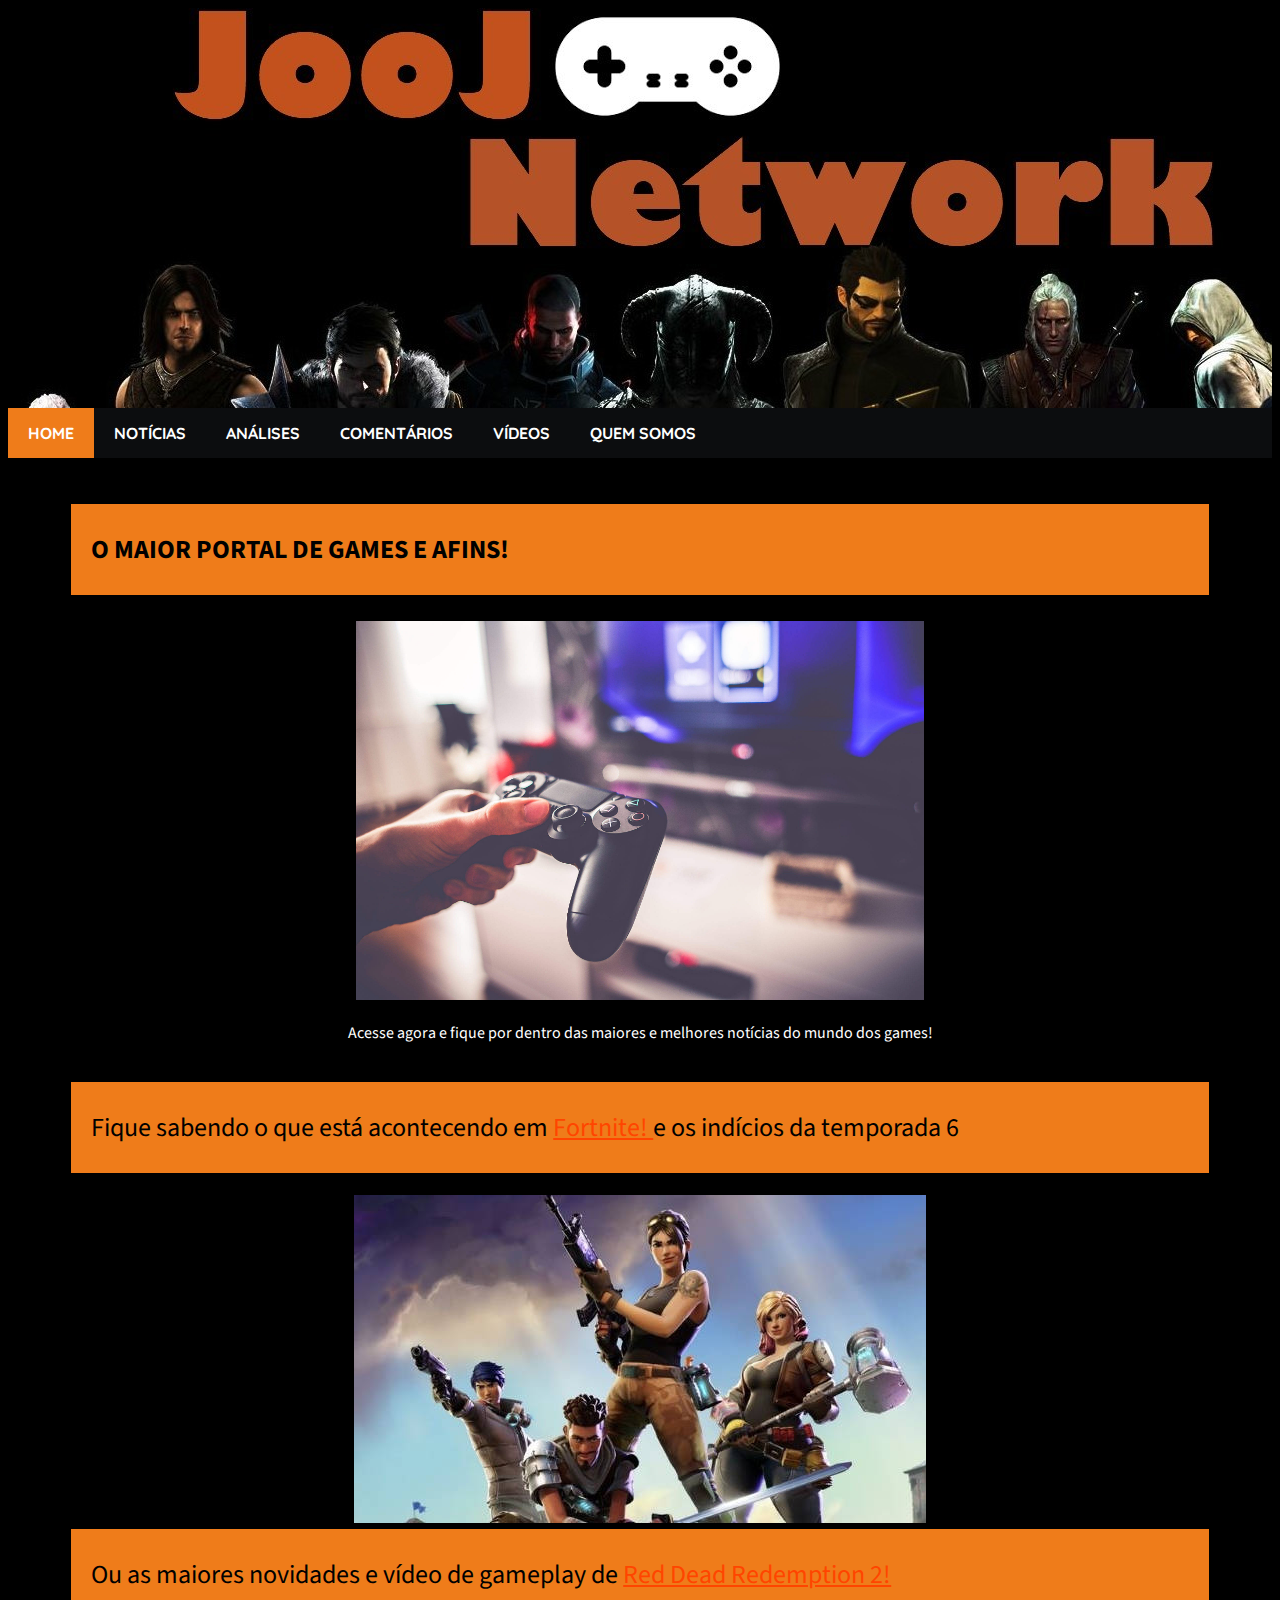
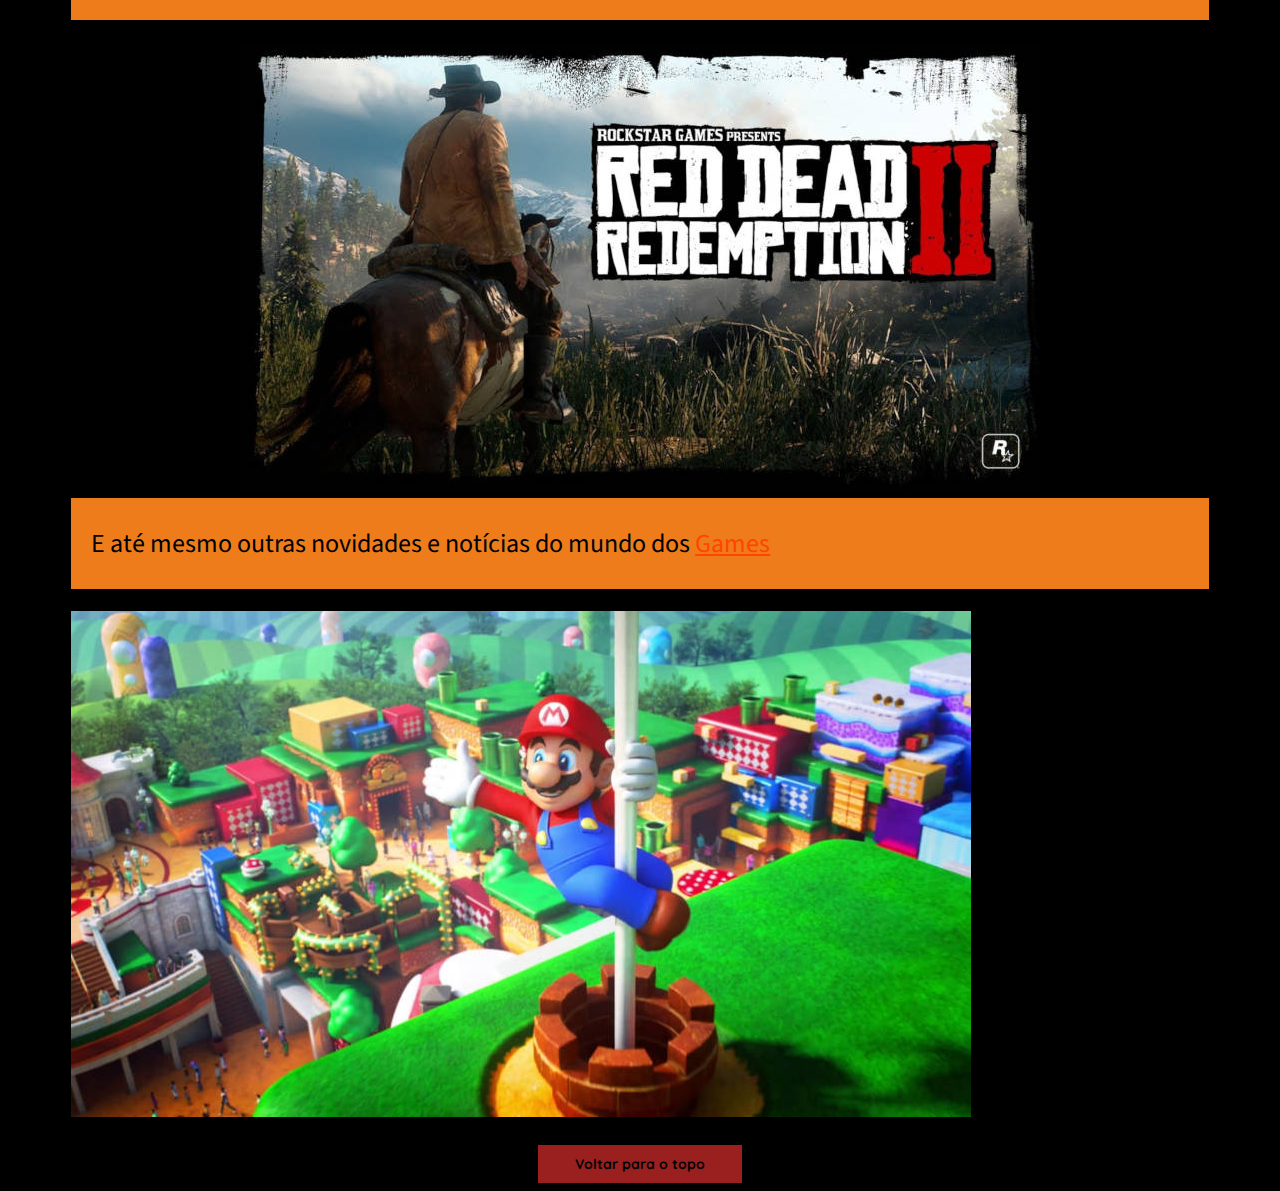
<file: index.html>
<!DOCTYPE html>
<html>
<head>
  <meta charset="UTF-8">
  <link rel="icon" type="image/x-icon" href="favicon.ico" />
  <link href="style/style.css" rel="stylesheet">
  <link href="https://fonts.googleapis.com/css?family=Quicksand|Roboto|Source+Sans+Pro" rel="stylesheet">
  <link rel="stylesheet" href="https://use.fontawesome.com/releases/v5.2.0/css/all.css" integrity="sha384-hWVjflwFxL6sNzntih27bfxkr27PmbbK/iSvJ+a4+0owXq79v+lsFkW54bOGbiDQ" crossorigin="anonymous">
  <title>JoojNet</title>
  <script src="scripts/joojscript.js" async> </script>
</head>

<body>
<div class="wrapper"><!-- div wrapper para o site inteiro  -->
  <div id="topo" class="toperson"><!-- div  para o topo, incluindo o logotipo -->
    <div class="logo">
    </div>
  </div>
    <div class="navegador">
    <ul>
      <!-- lista será estilizada com css  -->
      <li><a class="selecionado" href="index.html"><i class="fas fa-home"></i> HOME</a></li>
      <li><a href="news.html"><i class="far fa-newspaper"></i></i> NOTÍCIAS</a></li>
      <li><a href="reviews.html"><i class="far fa-file-alt"></i> ANÁLISES</a></li>
      <li><a href="comm.html"><i class="fas fa-comments"></i> COMENTÁRIOS</a></li>
      <li><a href="videos.html"><i class="fab fa-youtube"></i> VÍDEOS</a></li>
      <li><a href="who.html"><i class="fas fa-users"></i> QUEM SOMOS</a></li>
    </ul>
  </div>

  <div class="fullbody"><!-- div para o corpo do site, o separando do início  -->

    <!-- Conteúdo da página e no caso da home, principais notícias, links e veja mais -->
    <h3 class="bigtitulos"><p>O MAIOR PORTAL DE GAMES E AFINS!</p></h3>
    <div style="text-align: center;"> <img src = "images/stock.jpg" width="50%" height="50%">
    <p>Acesse agora e fique por dentro das maiores e melhores notícias do mundo dos games! </p><br>
      <div class="bigtitulos">
        <p> Fique sabendo o que está acontecendo em <a href="news.html"> Fortnite! </a> e os indícios da temporada 6</p>
      </div>
      <br>
      <img src="images/fort2.jpg">
      <br>
      <div class="bigtitulos">
        <p> Ou as maiores novidades e vídeo de gameplay de <a href="videos.html">Red Dead Redemption 2!</a> </p>
      </div>
      <br>
      <img src ="images/red.jpg">
      <br>
      <div class="bigtitulos">
        <p> E até mesmo outras novidades e notícias do mundo dos <a href="news.html"> Games</a></p>
        </div>
      </div>
      <br>
      <img src="images/mario.jpg">
      <br><br>
      <button class="botoesext" onclick="focopag('topo');">Voltar para o topo</button>
  </div>

</body>
</html>
</file>
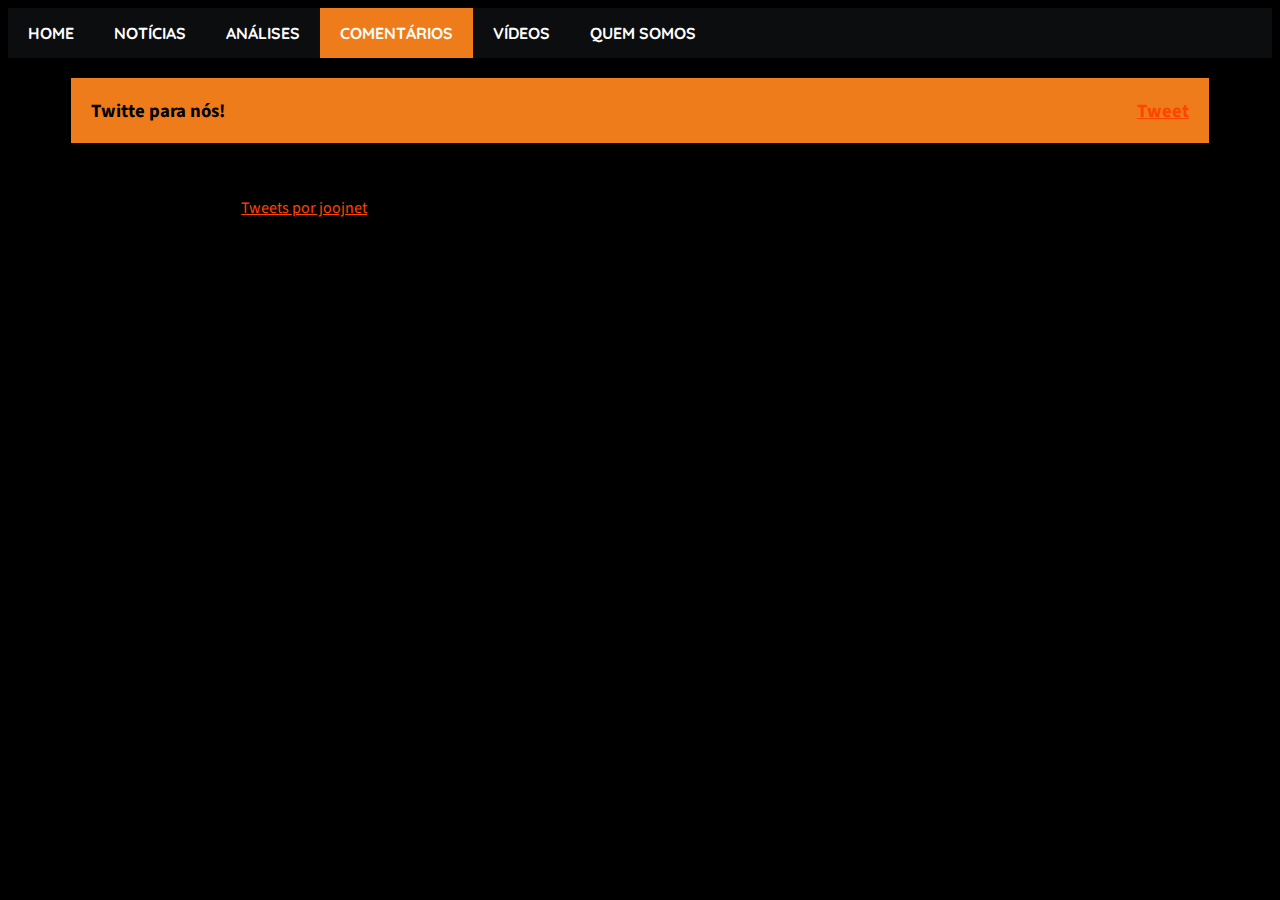
<file: comm.html>
<!DOCTYPE html>
<html>
<head>
  <meta charset="UTF-8">
  <link rel="icon" type="image/x-icon" href="favicon.ico" />
  <link href="style/style.css" rel="stylesheet">
  <link href="https://fonts.googleapis.com/css?family=Quicksand|Roboto|Source+Sans+Pro" rel="stylesheet">
  <link rel="stylesheet" href="https://use.fontawesome.com/releases/v5.2.0/css/all.css" integrity="sha384-hWVjflwFxL6sNzntih27bfxkr27PmbbK/iSvJ+a4+0owXq79v+lsFkW54bOGbiDQ" crossorigin="anonymous">
  <title>JoojNet</title>
  <script src="scripts/joojscript.js" async> </script>
</head>

<body>
    <div class="navegador">
      <ul>
        <!-- lista será estilizada com css  -->
        <li><a href="index.html"><i class="fas fa-home"></i> HOME</a></li>
        <li><a href="news.html"><i class="far fa-newspaper"></i></i> NOTÍCIAS</a></li>
        <li><a href="reviews.html"><i class="far fa-file-alt"></i> ANÁLISES</a></li>
        <li><a class="selecionado" href="comm.html"><i class="fas fa-comments"></i> COMENTÁRIOS</a></li>
        <li><a href="videos.html"><i class="fab fa-youtube"></i> VÍDEOS</a></li>
        <li><a href="who.html"><i class="fas fa-users"></i> QUEM SOMOS</a></li>
      </ul>
    </div>
    <!-- div para o corpo do site, o separando do início  -->
    <div class="navegador">
      </div>

    <div class="fullbody">
      <div class="titulos">
        <h3>Twitte para nós!<a style="float: right;" href="https://twitter.com/share?ref_src=twsrc%5Etfw" size="large" class="twitter-share-button" data-show-count="false">Tweet</a></h3><script async src="https://platform.twitter.com/widgets.js"  charset="utf-8"></script>
      </div>
      <br><br>
      <div class="comm">
    <a class="twitter-timeline" href="https://twitter.com/joojnet?ref_src=twsrc%5Etfw" width="100%" >Tweets por joojnet</a> <script async src="https://platform.twitter.com/widgets.js"  charset="utf-8"></script>

  </div>
    </div>
    <script id="dsq-count-scr" src="//joojnet.disqus.com/count.js" async></script>
</body>
</html>
</file>
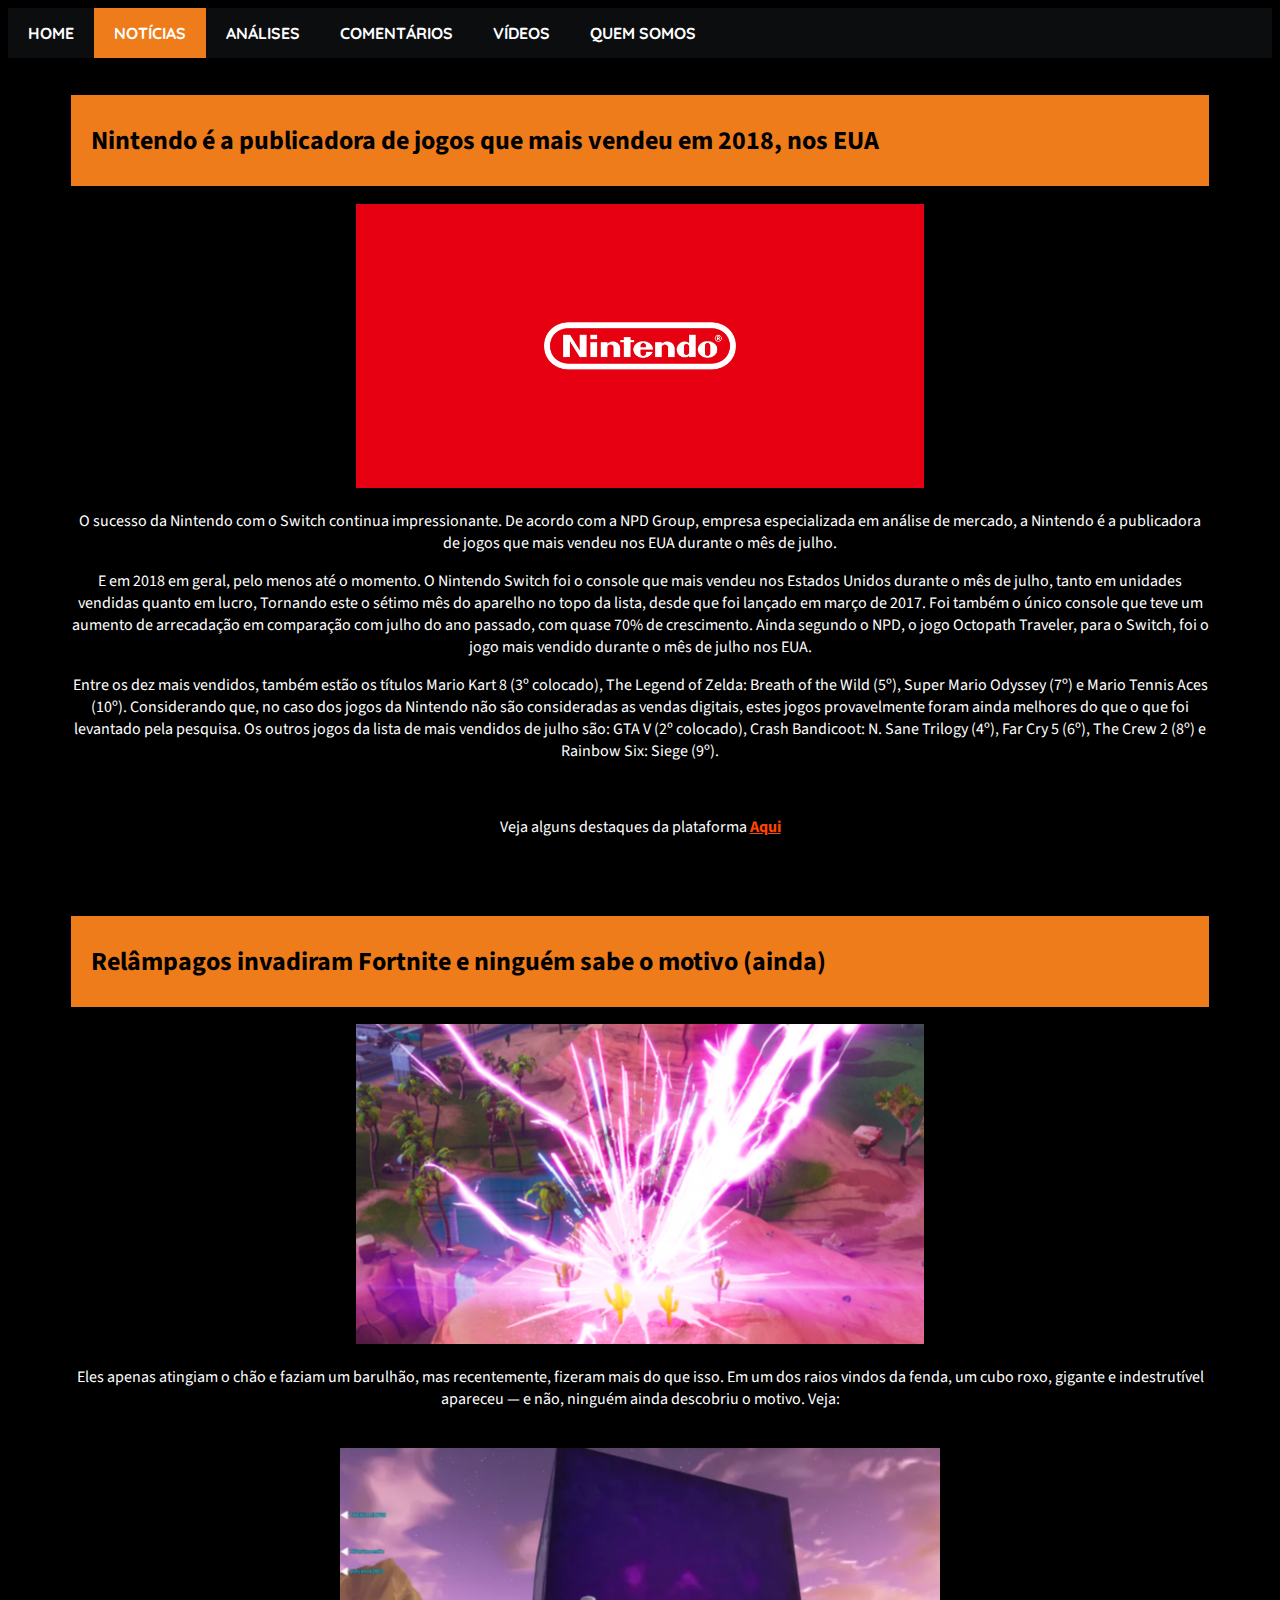
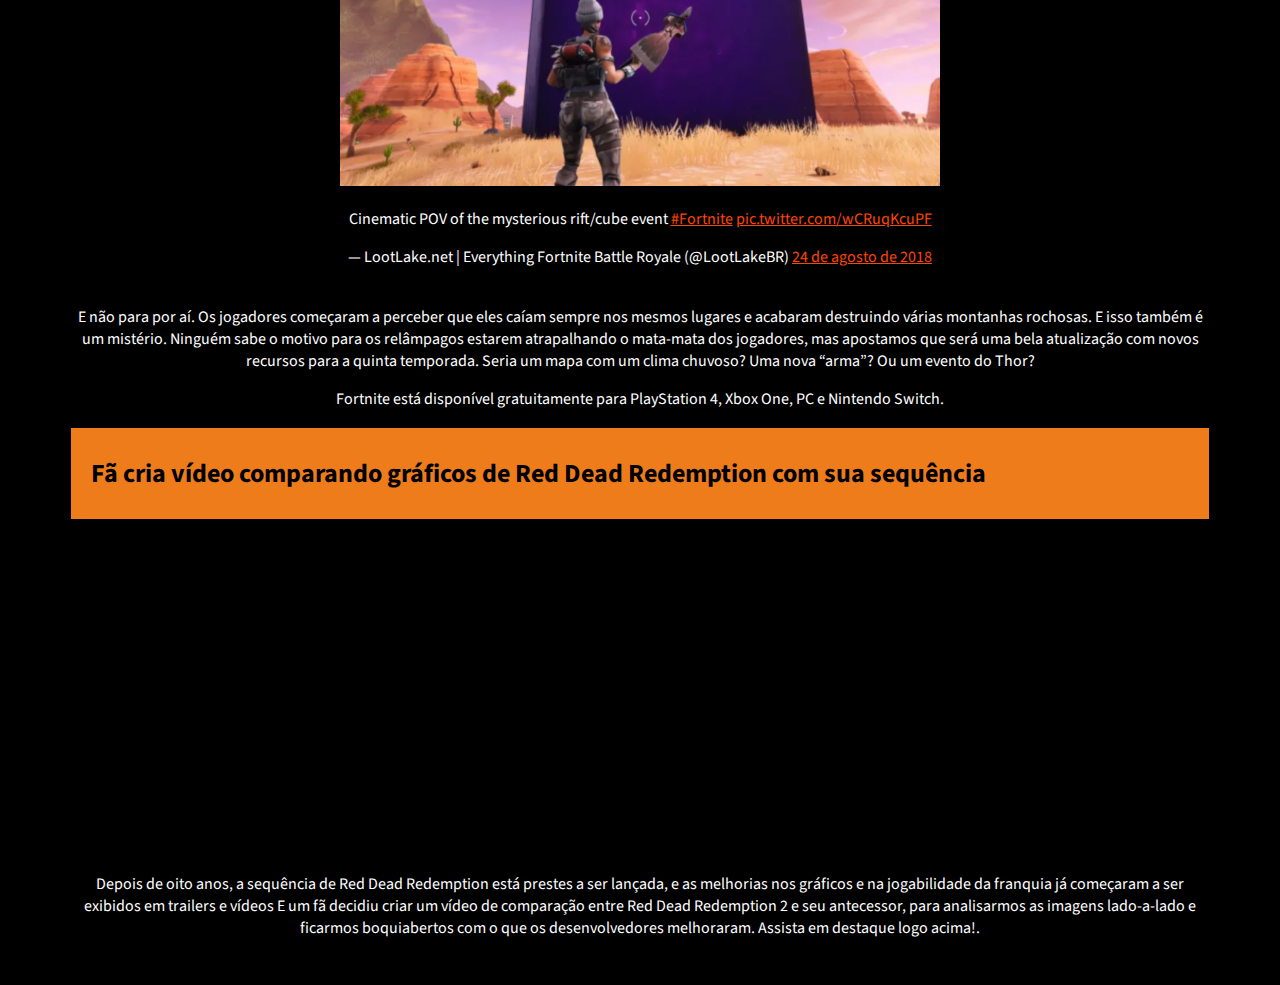
<file: news.html>
<!DOCTYPE html>
<html>
<head>
  <meta charset="UTF-8">
  <link rel="icon" type="image/x-icon" href="favicon.ico" />
  <link href="style/style.css" rel="stylesheet">
  <link href="https://fonts.googleapis.com/css?family=Quicksand|Roboto|Source+Sans+Pro" rel="stylesheet">
  <link rel="stylesheet" href="https://use.fontawesome.com/releases/v5.2.0/css/all.css" integrity="sha384-hWVjflwFxL6sNzntih27bfxkr27PmbbK/iSvJ+a4+0owXq79v+lsFkW54bOGbiDQ" crossorigin="anonymous">
  <title>JoojNet</title>
  <script src="scripts/joojscript.js" async> </script>
</head>

<body>
<div class="navegador">
  <ul>
    <!-- lista será estilizada com css  -->
    <li><a href="index.html"><i class="fas fa-home"></i> HOME</a></li>
    <li><a class="selecionado" href="news.html"><i class="far fa-newspaper"></i></i> NOTÍCIAS</a></li>
    <li><a href="reviews.html"><i class="far fa-file-alt"></i> ANÁLISES</a></li>
    <li><a href="comm.html"><i class="fas fa-comments"></i> COMENTÁRIOS</a></li>
    <li><a href="videos.html"><i class="fab fa-youtube"></i> VÍDEOS</a></li>
    <li><a href="who.html"><i class="fas fa-users"></i> QUEM SOMOS</a></li>
  </ul>
</div>

<div class="fullbody">
  <!-- div para o corpo do site, o separando do início  -->
  <p></p>
  <!-- Conteúdo da página e no caso da home, principais notícias, links e veja mais -->
  <h1 class="bigtitulos"><p> Nintendo é a publicadora de jogos que mais vendeu em 2018, nos EUA </p></h1>

  <div style="text-align: center;"> <img src = "images/mainnint.png" width="50%" height="50%">

    <p>O sucesso da Nintendo com o Switch continua impressionante. De acordo com a NPD Group, empresa especializada em análise de mercado, a Nintendo é a publicadora de jogos que mais vendeu nos EUA durante o mês de julho.<p> E em 2018 em geral, pelo menos até o momento.
      O Nintendo Switch foi o console que mais vendeu nos Estados Unidos durante o mês de julho, tanto em unidades vendidas quanto em lucro, Tornando este o sétimo mês do aparelho no topo da lista, desde que foi lançado em março de 2017. Foi também o único console que teve um aumento de arrecadação em comparação com julho do ano passado, com quase 70% de crescimento.
      Ainda segundo o NPD, o jogo Octopath Traveler, para o Switch, foi o jogo mais vendido durante o mês de julho nos EUA.</p> <p>Entre os dez mais vendidos, também estão os títulos Mario Kart 8 (3º colocado), The Legend of Zelda: Breath of the Wild (5º), Super Mario Odyssey (7º) e Mario Tennis Aces (10º). Considerando que, no caso dos jogos da Nintendo não são consideradas as vendas digitais, estes jogos provavelmente foram ainda melhores do que o que foi levantado pela pesquisa.
      Os outros jogos da lista de mais vendidos de julho são: GTA V (2º colocado), Crash Bandicoot: N. Sane Trilogy (4º), Far Cry 5 (6º), The Crew 2 (8º) e Rainbow Six: Siege (9º).</p></p>
    <br>
    <p>Veja alguns destaques da plataforma <b><a href="videos.html">Aqui</a></b></p>
    <br> <br>

    <h1 class="bigtitulos"><p>Relâmpagos invadiram Fortnite e ninguém sabe o motivo (ainda) </p></h1>

    <img src = "images/fort.png" width="50%" height="50%">

    <p>Eles apenas atingiam o chão e faziam um barulhão, mas recentemente, fizeram mais do que isso.
      Em um dos raios vindos da fenda, um cubo roxo, gigante e indestrutível apareceu — e não,
      ninguém ainda descobriu o motivo. Veja: </p>
    <br>
    <img src="images/cubo.png"> <blockquote class="twitter-tweet" data-lang="pt"><p lang="en" dir="ltr">Cinematic POV of the mysterious rift/cube event <a href="https://twitter.com/hashtag/Fortnite?src=hash&amp;ref_src=twsrc%5Etfw">#Fortnite</a> <a href="https://t.co/wCRuqKcuPF">pic.twitter.com/wCRuqKcuPF</a></p>&mdash; LootLake.net | Everything Fortnite Battle Royale (@LootLakeBR) <a href="https://twitter.com/LootLakeBR/status/1033099528763830276?ref_src=twsrc%5Etfw">24 de agosto de 2018</a></blockquote>
    <script async src="https://platform.twitter.com/widgets.js" charset="utf-8" ></script>

    <br>
    E não para por aí. Os jogadores começaram a perceber que eles caíam sempre nos mesmos lugares e acabaram destruindo várias montanhas rochosas. E isso também é um mistério.
    Ninguém sabe o motivo para os relâmpagos estarem atrapalhando o mata-mata dos jogadores, mas apostamos que será uma bela atualização com novos recursos para a quinta temporada. Seria um mapa com um clima chuvoso? Uma nova “arma”? Ou um evento do Thor?
    <p>Fortnite está disponível gratuitamente para PlayStation 4, Xbox One, PC e Nintendo Switch.</p>
  </div>

  <h1 class="bigtitulos"><p>Fã cria vídeo comparando gráficos de Red Dead Redemption com sua sequência </p></h1>

  <div style="text-align: center;">
    <iframe width="560" height="315" src="https://www.youtube.com/embed/jRrkUFiXLKw?rel=0" frameborder="0" allow="autoplay; encrypted-media" allowfullscreen></iframe>
    <p>Depois de oito anos, a sequência de Red Dead Redemption está prestes a ser lançada, e as melhorias nos gráficos e na jogabilidade da franquia já começaram a ser exibidos em trailers e vídeos
      E um fã decidiu criar um vídeo de comparação entre Red Dead Redemption 2 e seu antecessor, para analisarmos as imagens lado-a-lado e ficarmos boquiabertos com o que os desenvolvedores melhoraram. Assista em destaque logo acima!.</p></p>
    <br>
  </div>

</body>
</html>
</file>
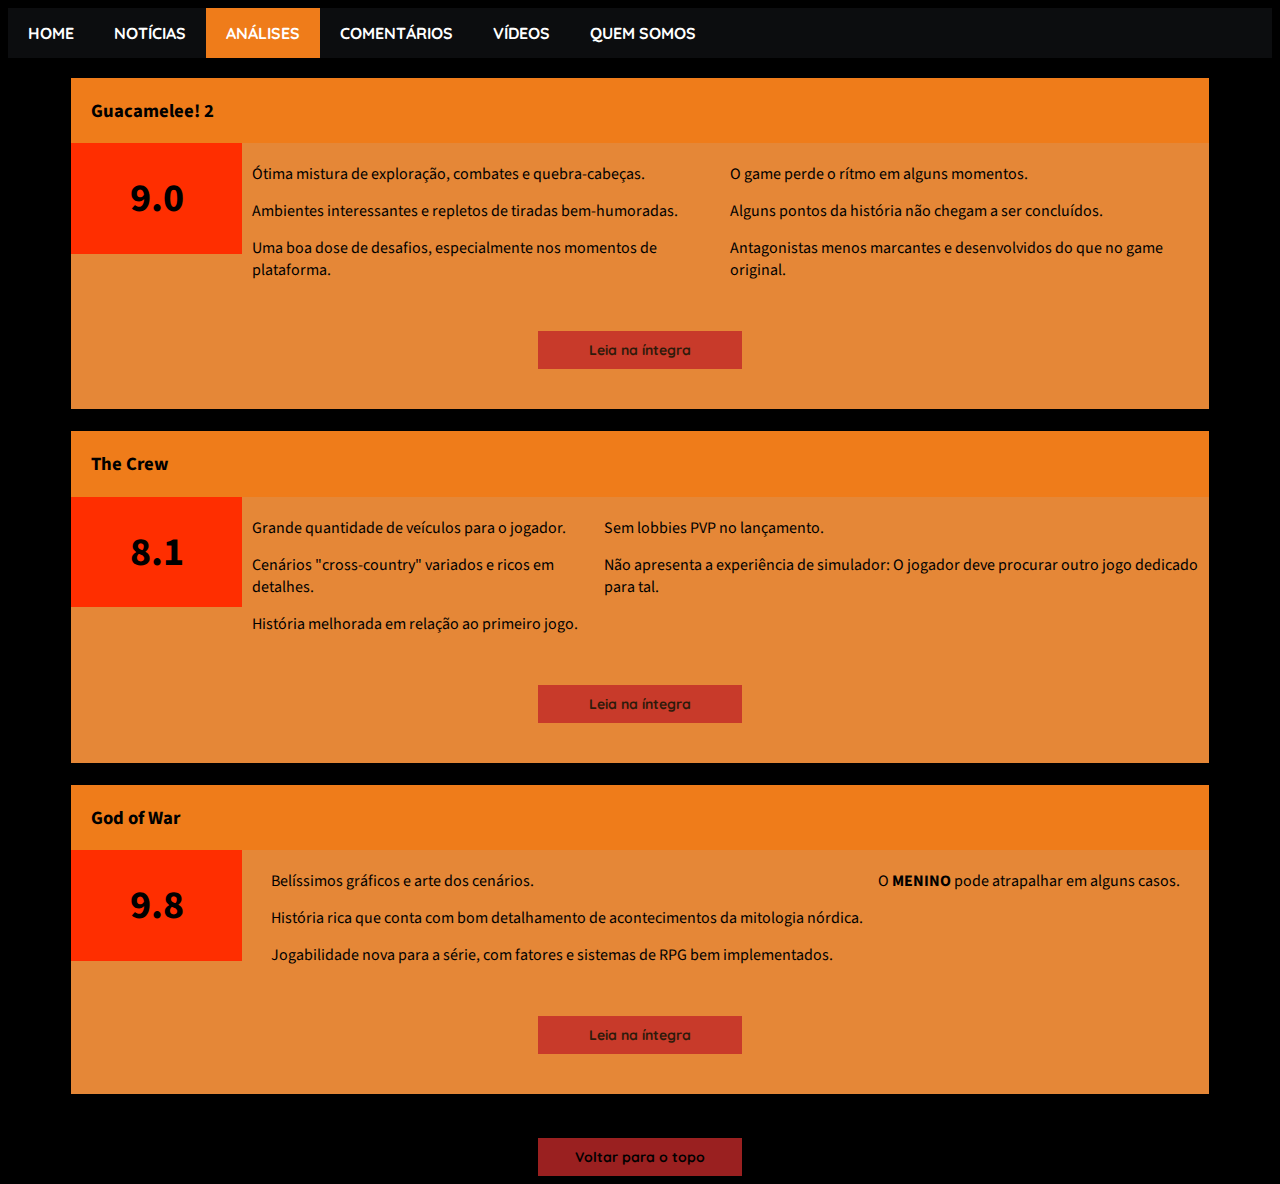
<file: reviews.html>
<!DOCTYPE html>
<html>
<head>
  <meta charset="UTF-8">
  <link rel="icon" type="image/x-icon" href="favicon.ico" />
  <link href="style/style.css" rel="stylesheet">
  <link href="https://fonts.googleapis.com/css?family=Quicksand|Roboto|Source+Sans+Pro" rel="stylesheet">
  <link rel="stylesheet" href="https://use.fontawesome.com/releases/v5.2.0/css/all.css" integrity="sha384-hWVjflwFxL6sNzntih27bfxkr27PmbbK/iSvJ+a4+0owXq79v+lsFkW54bOGbiDQ" crossorigin="anonymous">
  <title>JoojNet</title>
  <script src="scripts/joojscript.js" async> </script>
</head>

<body>
  <div id="tops" class="navegador">
    <ul>
      <!-- lista será estilizada com css  -->
      <li><a href="index.html"><i class="fas fa-home"></i> HOME</a></li>
      <li><a href="news.html"><i class="far fa-newspaper"></i></i> NOTÍCIAS</a></li>
      <li><a class="selecionado" href="reviews.html"><i class="far fa-file-alt"></i> ANÁLISES</a></li>
      <li><a href="comm.html"><i class="fas fa-comments"></i> COMENTÁRIOS</a></li>
      <li><a href="videos.html"><i class="fab fa-youtube"></i> VÍDEOS</a></li>
      <li><a href="who.html"><i class="fas fa-users"></i> QUEM SOMOS</a></li>
    </ul>
  </div>
  <!-- div para o corpo do site, o separando do início  -->
  <div class="fullbody">

    <!-- Os reviews terão esse formato básico -->
    <div class="titulos">
      <h3>Guacamelee! 2</h3><!-- nome do jogo aqui -->
    </div>
    <!-- nota e jogo aqui-->
    <div class="nota">
      <h1>9.0</h1>
    </div>
    <div class="tabelasrev">
      <table>
        <tr>
          <td><i class="far fa-thumbs-up"></i> Ótima mistura de exploração, combates e quebra-cabeças.</td>
          <td><i class="far fa-thumbs-down"></i>O game perde o rítmo em alguns momentos.</td>
          </tr>
        <tr>
          <td><i class="far fa-thumbs-up"></i>Ambientes interessantes e repletos de tiradas bem-humoradas.</td>
          <td><i class="far fa-thumbs-down"></i>Alguns pontos da história não chegam a ser concluídos.</td>
        </tr>
        <tr>
          <td><i class="far fa-thumbs-up"></i>Uma boa dose de desafios, especialmente nos momentos de plataforma.</td>
          <td><i class="far fa-thumbs-down"></i>Antagonistas menos marcantes e desenvolvidos do que no game original.</td>
        </tr>
      </table>
    </div>
    <div class="botaorev">
      <button id="botao1" onclick="leiamais('review1', 'botao1')">Leia na íntegra</button>
    </div>
    <div class="reviews" id="review1">
      <div>
      <h3>Guacamelee! 2 é uma ótima razão para vestir novamente a máscara de luchador</h3>
      <p>Sete anos após os eventos de Guacamelee!, Juan é um homem feliz e que se preocupa mais com sua família do que com as aventuras do passado.</p>
      <img src="images/guaca.png">
      <p>No entanto, enquanto tudo anda tranquilo para o herói, o mesmo não acontece nas demais linhas do tempo. Acontece que Guacamelee! não tem somente uma dimensão: em todos os outros espaços do Mexiverse, Juan falhou de maneiras diferentes em sua missão de parar Carlos Calaca.<br>
      Na mais sombria das linhas do tempo, quem cumpriu essa missão foi Salvador, um luchador corrompido por sua máscara e que busca a passagem para o reino dos deuses. Somente lá ele vai encontrar a Guacamole sagrada, que vai lhe conceder os poderes de que ele precisa para reinar supremo em todas as dimensões — algo que pode resultar no fim do Mexiverse.</p>
      <h3>O salvador de muitos universos</h3>
      <p>Nesse contexto, os diversos sábios Uay Chivo convocam o único Juan que restou para ele salvar o Mexiverse e parar os planos do vilão. Isso se traduz em uma nova aventura repleta de ação, momentos de plataforma desafiantes (alguns deles em nível que chega a ser irritantes), elementos da cultura mexicana e um humor ainda mais afiado — e que, embora diminua a quantidade de memes do antecessor, ainda os mantêm.</p>
      <img src="images/guaca2.png">
      <p>Guacamelee! 2 é uma sequência no sentido mais clássico da palavra: mantendo os elementos que consagraram o jogo original, ele expande seu universo para trazer uma história ainda mais surreal e cenários expandidos.<br>
      O game oferece uma experiência bastante linear: para parar Salvador, você tem que impedi-lo de adquirir três artefatos mágicospara impedi-lo de concretizar seus planos. Conforme o jogador avança, ele encontra novas habilidades que melhoram suas capacidades de ataque ao mesmo tempo em que abrem mais formas de exploração.<br></p>
      <br>
      <p>Página do jogo na<a href="https://store.steampowered.com/app/534550/Guacamelee_2/"> Steam</a>
      </div>
      <div class="botaorev">
        <button onclick="leiamenos('review1','botao1');">Esconder</button>
      </div>
    </div>
    <br>
    <div class="titulos">
      <h3>The Crew</h3><!-- nome do jogo aqui -->
    </div>
    <div class="nota">
      <h1>8.1</h1>
    </div>
    <div class="tabelasrev">
      <table>
        <tr>
          <td><i class="far fa-thumbs-up"></i>Grande quantidade de veículos para o jogador.</td>
          <td><i class="far fa-thumbs-up"></i>Sem lobbies PVP no lançamento.</td>
          </tr>
        <tr>
          <td><i class="far fa-thumbs-up"></i>Cenários "cross-country" variados e ricos em detalhes.</td>
          <td><i class="far fa-thumbs-up"></i>Não apresenta a experiência de simulador: O jogador deve procurar outro jogo dedicado para tal.</td>
        </tr>
        <tr>
          <td><i class="far fa-thumbs-up"></i>História melhorada em relação ao primeiro jogo.</td>
          <!--<td><i class="far fa-thumbs-up"></i>negativo</td>-->
        </tr>
      </table>
    </div>
    <div class="botaorev">
      <button id="botao2" onclick="leiamais('review2', 'botao2');">Leia na íntegra</button>
    </div>
    <div class="reviews" id="review2">
      <div>
      <p>The Crew 2  é o novo game da franquia de corridas da Ubisoft para Xbox One, PC e PS4. O jogo traz uma proposta ousada de apresentar diversas categorias misturadas, onde é preciso se especializar não apenas em correr com carros e motos, mas também pilotar aviões, lanchas e os mais loucos veículos. Confira o nosso review completo:</p>
      <h3>Misturando tudo em um enorme mapa</h3>
      <p>Desde quando foi anunciado, The Crew 2 chama atenção por apresentar uma proposta diferente dos games de corrida convencionais: diversos tipos de veículos à disposição do jogador.</p>
      <img src="images/tc.png">
      <p>Isso é inserido na história de uma forma bem convincente. Você é um corredor que busca se promover na internet. Para isso, será preciso se associar a eventos de transmissões em busca de novos seguidores, que por sua vez trarão mais dinheiro para seu caixa. Isso faz com que você prove o seu potencial, mandando bem em centenas de provas com os mais variados veículos.</p>
      <h3>Jogabilidade diversificada</h3>
      <p>Muitos foram os jogos que apostaram na premissa de variação de veículos para impulsionar suas vendas. Entretanto, poucos conseguiram executar tão bem como The Crew 2. O game conta com uma jogabilidade que muito bem diferenciada de acordo com a máquina utilizada pelo jogador. </p>
      <p>E ela não fica limitada apenas ao tipo de "terreno" por onde a prova será disputada. Em outras palavras, os carros variam de acordo com o tipo de competição. Dessa forma, veículos de corridas convencionais possuem uma forma de pilotar, que já muda quando as provas de rally são disputadas em meio a desertos e montanhas, e que se tornam ainda mais complexas no controle dos Monster Trucks.</p>
      <p>No controle, das aeronaves é preciso decorar bem o leque variado de manobras, já que todas as provas consistem em realizar uma série de tarefas e acumular pontos. E por fim, com as lanchas, é preciso saber lidar com a sensibilidade de guia-las, principalmente em curvas e no controle pós-quedas.</p>
      <img src="images/tc2.png">
      <h3>Conclusão:</h3>
      <p>The Crew 2 é um game que diverte por contar com elementos bem diversificados, mas que deixa a desejar em aspectos técnicos. Por mais que seja agradável pilotar um leque tão extenso de carros, lanchas e aviões, decepciona bastante a ambientação simples do jogo e os diversos bugs ao longo de sua jornada. </p>
      <br>
      <p>Página do jogo na<a href="https://store.steampowered.com/app/646910/The_Crew_2/"> Steam</a>
    </div>
    <div class="botaorev">
      <button onclick="leiamenos('review2','botao2');">Esconder</button>
    </div>
    </div>
    <br>
    <div class="titulos">
      <h3>God of War</h3><!-- nome do jogo aqui -->
    </div>
    <div class="nota">
      <h1>9.8</h1>
    </div>
    <div class="tabelasrev">
      <table>
        <tr>
          <td><i class="far fa-thumbs-up"></i>Belíssimos gráficos e arte dos cenários.</td>
          <td><i class="far fa-thumbs-down"></i>O <strong>MENINO</strong> pode atrapalhar em alguns casos.</td>
          </tr>
        <tr>
          <td><i class="far fa-thumbs-up"></i>História rica que conta com bom detalhamento de acontecimentos da mitologia nórdica.</td>
          <!--<td><i class="far fa-thumbs-down"></i>negativo</td>-->
        </tr>
        <tr>
          <td><i class="far fa-thumbs-up"></i>Jogabilidade nova para a série, com fatores e sistemas de RPG bem implementados.</td>
          <!--<td><i class="far fa-thumbs-down"></i>negativo</td>-->
        </tr>
      </table>
    </div>
    <div class="botaorev">
      <button id="botao3" onclick="leiamais('review3', 'botao3');">Leia na íntegra</button>
    </div>
    <div class="reviews" id="review3">

      <div>
        <p>God of War marca o retorno de uma das franquias mais famosas do mundo dos jogos. Exclusivo para PS4, o título traz de volta Kratos que, agora em uma versão mais velha, precisa lidar com a paternidade e antigos problemas que ressurgem do passado. Confira o review completo:</p>
        <h3>"O Senhor da Guerra não gosta de crianças"</h3>
        <p>Desde que foi anunciado, o novo God of War chama atenção por mostrar um lado mais humano de Kratos. Além da aparência mais velha, a presença de Atreus, seu filho, causou um enorme impacto, uma vez que o protagonista sempre carregou a fama de cruel e insensível nos outros títulos da saga.</p>
        <img src="images/gow.png">
        <p>Durante toda a (longa) jornada, o Deus da Guerra mostra, por muitas vezes, um lado paternal que entra em confronto com seu ego brutamontes - o que acaba ajudando na formação do "caráter de guerreiro" de seu filho. O seu jeito rude e impaciente é fundamental para que Atreus aflore seus instintos de sobrevivência e, ao mesmo tempo, descubra suas habilidades hereditárias.</p>
        <p>Ao contrário do pai, Atreus mostra que a bondade é algo presente em seu sangue. A generosidade do garoto está presente desde a forma como ele lida com questionamentos até o jeito que trata outros personagens. A característica do filho acaba servindo de espelho para Kratos enfrentar situações de maneiras diferentes - se sozinho, o Deus da Guerra não agiria da mesma forma.</p>
        <p>Isso é apenas o pano de fundo de uma trama que, embora demore muito para começar a se desenrolar, deixa os jogadores apreensivos a todo momento. É impossível não criar e recriar teorias, principalmente para aqueles que jogaram todos os títulos da franquia. </p>
        <img src="images/gow2.png">
        <h3>Mais que um filho, um aliado! </h3>
        <p>Já nas primeiras notícias sobre o seu lançamento, era possível ver que a relação de pai e filho não ficava apenas na história. O game traz um inédito sistema de cooperação nunca antes visto na saga, fazendo com que a participação do pequeno guerreiro seja fundamental em praticamente todos os momentos.</p>
        <p>No sistema de combate, do qual falaremos mais adiante, Atreus age como seu braço direito. Graças a uma dificuldade um pouco mais elevada que os títulos anteriores (como God of War 3 e God of War: Ascension), a todo momento será preciso utilizar o garoto para distrair e atordoar inimigos, ou contar com ele para curar e até ressuscitar Kratos.</p>
        <img src="images/gow3.png">
        <h3>Sistema de evolução com elementos de RPG</h3>
        <p>Umas das grandes novidades do novo God of War é o seu sistema de evolução. O game traz alguns elementos similares a um RPG convencional, mas que não fazem com que ele perca suas origens. Em outras palavras, há um interessante sistema de troca de pontos de experiências por habilidades. Entretanto, eles são recebidos de uma forma limitada, não permitindo, por exemplo, que Kratos procure inimigos pelo cenário apenas para acumular pontos e adquirir movimentos.</p>
        <p>O leque de ataques é extenso e variado para cada tipo de arma. Se nos outros títulos o progresso natural fazia com que Kratos adquirisse todas as habilidades disponíveis no jogo, no novo God of War é preciso escolher, pois dificilmente você conseguirá ter todos movimentos.</p>
        <h3>Visual incrível</h3>
        <p>O visual de God of War é de longe um dos mais belos da atual geração. Em nossos testes, o jogo rodou em um PS4 Pro junto a uma TV 4K com suporte à tecnologia HDR. Dessa forma, pudemos conferir todo o potencial gráfico que o game tem a oferecer.</p>
        <p>Ele não decepcionou - pelo contrário. Mesmo acostumados a um nível gráfico avançado de títulos recentes no mundo dos games, God of War pode ser considerado como o melhor exclusivo do PS4 no quesito visual, superando jogos consagrados nesse quesito, como Uncharted: The Lost Legacy e Horizon Zero Dawn.</p>
        <p>A começar pelos cenários, é incrível o nível de detalhamento do ambiente. Desde rochas cobertas com uma grande camada de neve, até uma vegetação rica e variada. Os efeitos de sombra e luz também impressionam, criando uma imersão nunca antes vista. </p>
        <img src="images/gow4.png">
        <h3>Conclusão:</h3>
        <p>God of War, o jogo mais aguardado de 2018, chega de forma triunfal e coloca novamente a franquia no topo das atenções. Os receios em relação às mudanças se extinguem nas primeiras horas, mostrando como se mescla elementos que consagraram a franquia com inovações que caíram como uma luva. O jogo encanta tanto pela mecânica lendária, como pelos gráficos extraordinários. Kratos retorna ao trono com um título obrigatório para seus fãs.</p>
        <div class="botaorev">
          <button onclick="leiamenos('review3','botao3');">Esconder</button>
        </div>
    </div>
    </div>
    <br><br>
    <button class="botoesext" onclick="focopag('tops');">Voltar para o topo</button>
</body>
</html>
</file>
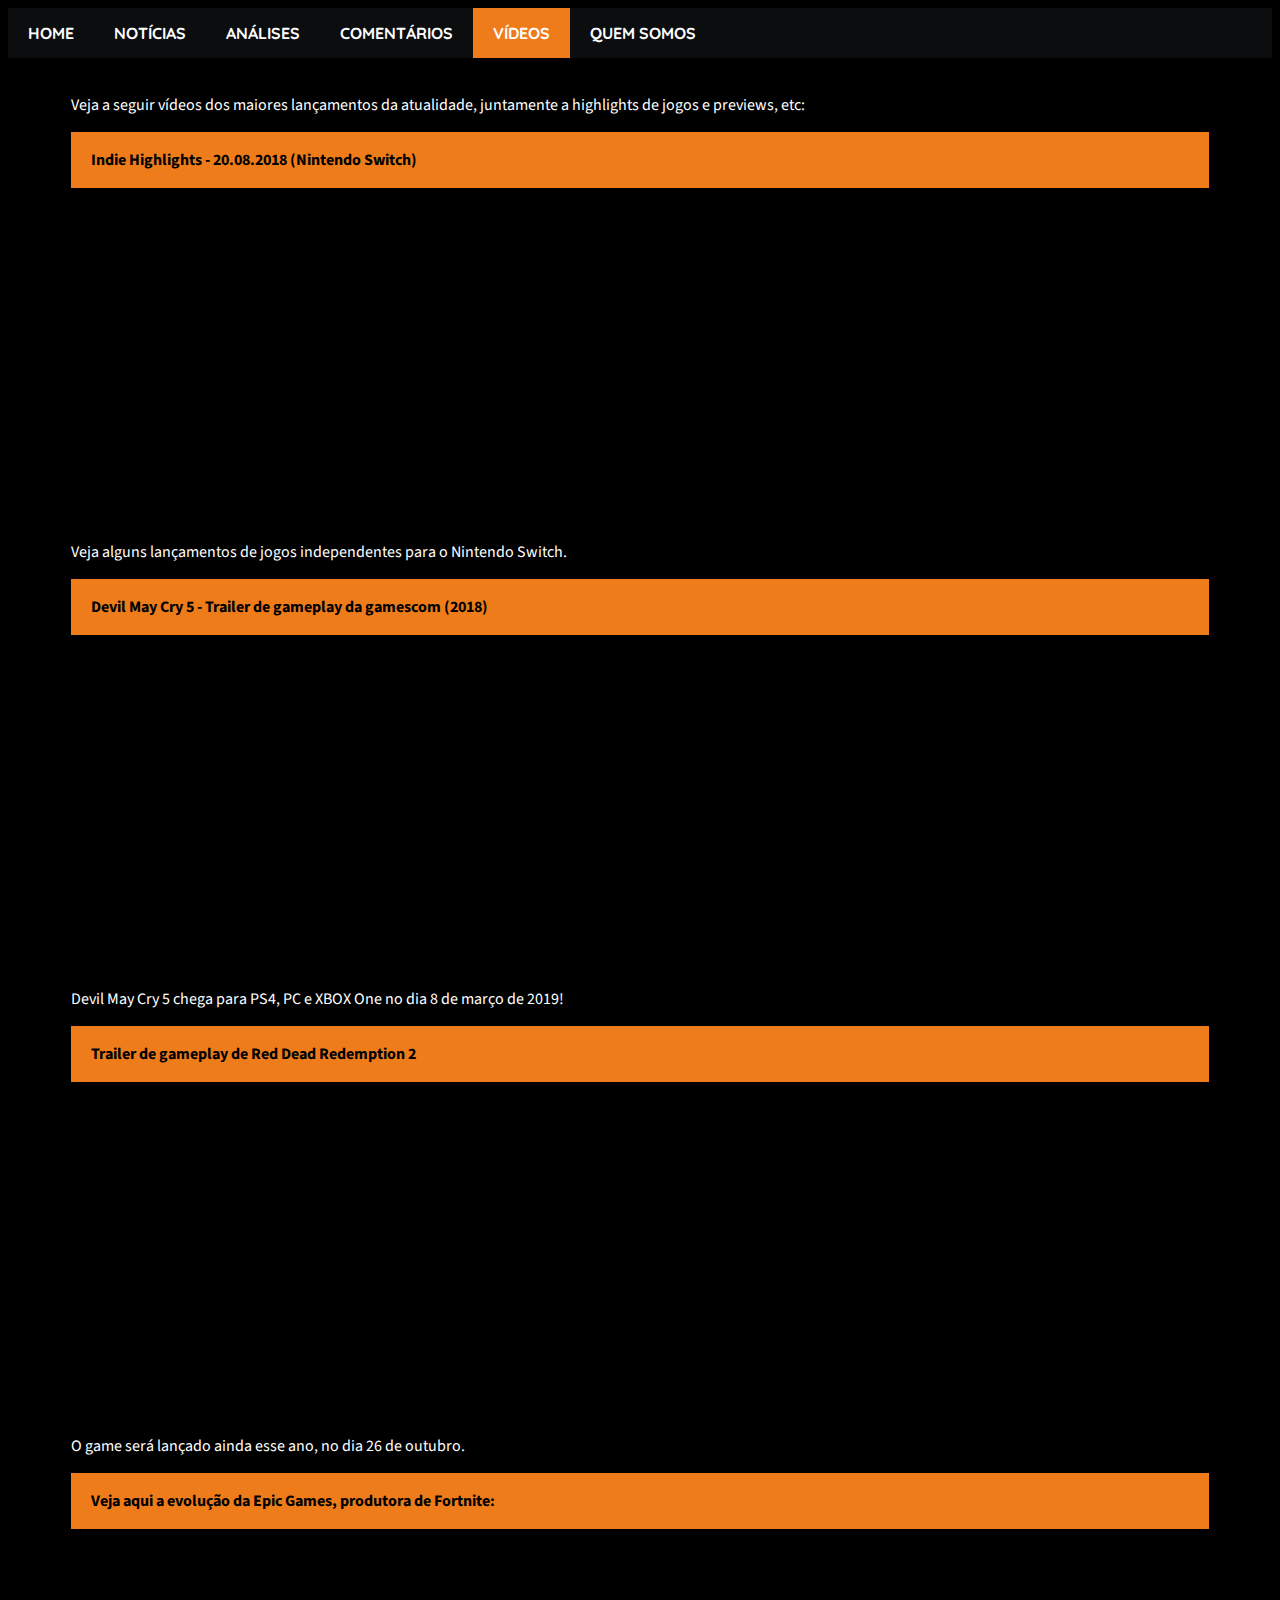
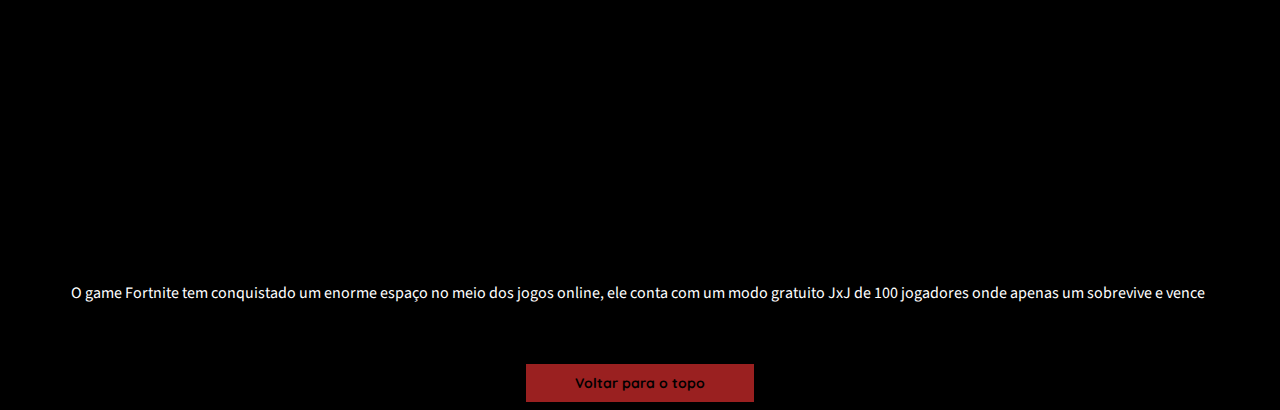
<file: videos.html>
<!DOCTYPE html>
<html>
<head>
  <meta charset="UTF-8">
  <link rel="icon" type="image/x-icon" href="favicon.ico" />
  <link href="style/style.css" rel="stylesheet">
  <link href="https://fonts.googleapis.com/css?family=Quicksand|Roboto|Source+Sans+Pro" rel="stylesheet">
  <link rel="stylesheet" href="https://use.fontawesome.com/releases/v5.2.0/css/all.css" integrity="sha384-hWVjflwFxL6sNzntih27bfxkr27PmbbK/iSvJ+a4+0owXq79v+lsFkW54bOGbiDQ" crossorigin="anonymous">
  <title>JoojNet</title>
  <script src="scripts/joojscript.js" async> </script>
</head>

<body>
  <div id="toperino" class="navegador">
    <ul>
      <!-- lista será estilizada com css  -->
      <li><a href="index.html"><i class="fas fa-home"></i> HOME</a></li>
      <li><a href="news.html"><i class="far fa-newspaper"></i></i> NOTÍCIAS</a></li>
      <li><a href="reviews.html"><i class="far fa-file-alt"></i> ANÁLISES</a></li>
      <li><a href="comm.html"><i class="fas fa-comments"></i> COMENTÁRIOS</a></li>
      <li><a class="selecionado" href="videos.html"><i class="fab fa-youtube"></i> VÍDEOS</a></li>
      <li><a href="who.html"><i class="fas fa-users"></i> QUEM SOMOS</a></li>
    </ul>
  </div>
  <!-- div para o corpo do site, o separando do início  -->
  <div class="fullbody">
  <p>Veja a seguir vídeos dos maiores lançamentos da atualidade, juntamente a highlights de jogos e previews, etc: </p>
  <!-- Conteúdo da página e no caso da home, principais notícias, links e veja mais -->
  <h3 class="titulos"><p>Indie Highlights - 20.08.2018 (Nintendo Switch)</p></h3>
  <iframe width="560" height="315" src="https://www.youtube.com/embed/qNUSrhEEvL0?rel=0" frameborder="0" allow="autoplay; encrypted-media" allowfullscreen></iframe>
  <p>Veja alguns lançamentos de jogos independentes para o Nintendo Switch.</p>

  <h3 class="titulos"><p>Devil May Cry 5 - Trailer de gameplay da gamescom (2018)</p></h3>
  <iframe width="560" height="315" src="https://www.youtube.com/embed/0gBESLaqXFs?rel=0" frameborder="0" allow="autoplay; encrypted-media" allowfullscreen></iframe>
  <p>Devil May Cry 5 chega para PS4, PC e XBOX One no dia 8 de março de 2019!</p>

  <h3 class="titulos"><p>Trailer de gameplay de Red Dead Redemption 2</p></h3>
  <iframe width="560" height="315" src="https://www.youtube.com/embed/Dw_oH5oiUSE?rel=0&amp;showinfo=0" frameborder="0" allow="autoplay;
  encrypted-media" allowfullscreen></iframe>
  <p>O game será lançado ainda esse ano, no dia 26 de outubro.</p>

  <h3 class="titulos"><p>Veja aqui a evolução da Epic Games, produtora de Fortnite: </p></h3>
  <iframe width="560" height="315" src="https://www.youtube.com/embed/eRSsF4InayY" frameborder="0" allow="autoplay; encrypted-media" allowfullscreen></iframe>
  <p>O game Fortnite tem conquistado um enorme espaço no meio dos jogos online, ele conta com um modo gratuito JxJ de 100 jogadores onde apenas um sobrevive e vence</p>
  </div>
  <br><br>
  <button class="botoesext" onclick="focopag('toperino');">Voltar para o topo</button>
</body>
</html>
</file>
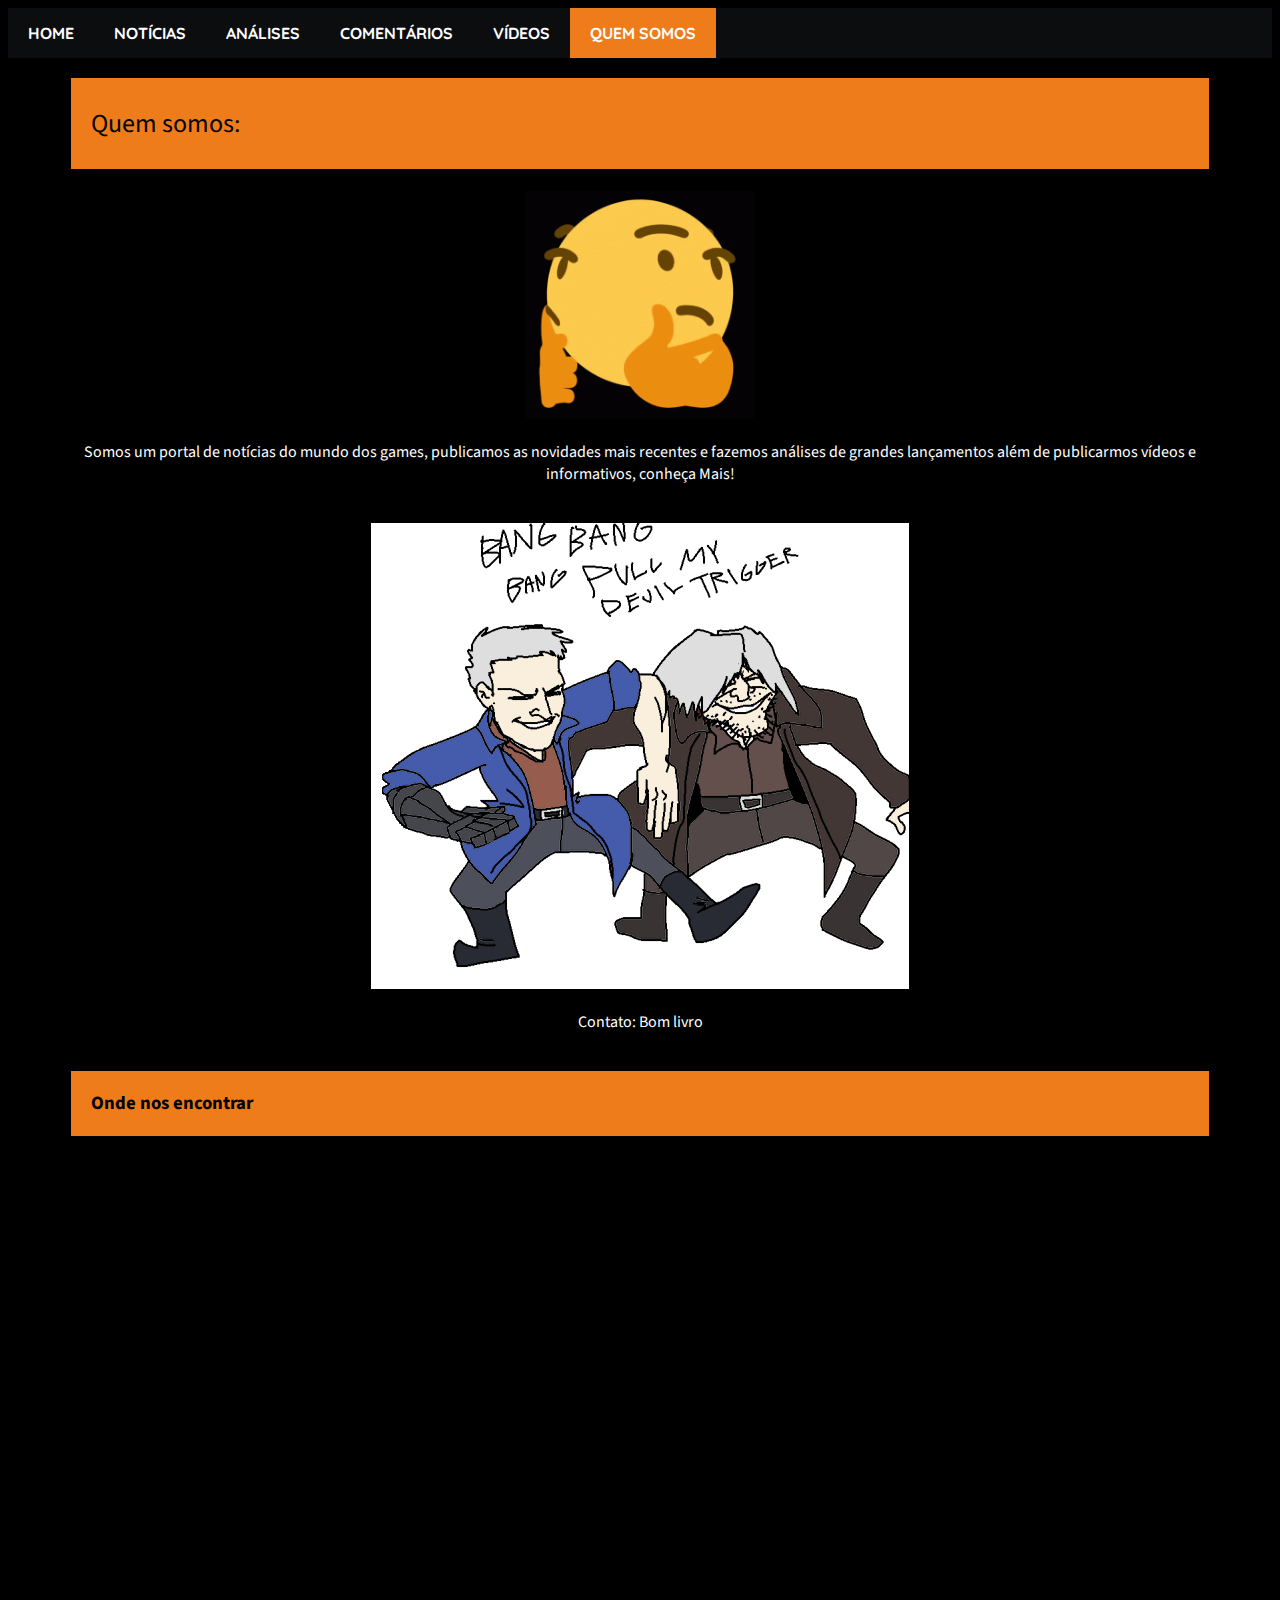
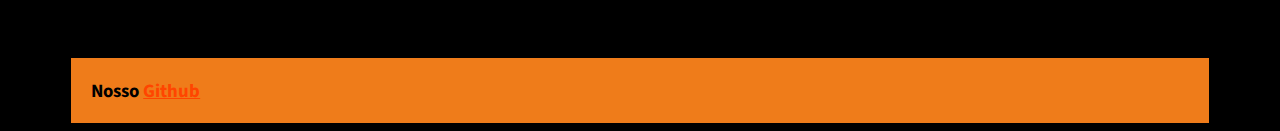
<file: who.html>
<!DOCTYPE html>
<html>
<head>
  <meta charset="UTF-8">
  <link rel="icon" type="image/x-icon" href="favicon.ico" />
  <link href="style/style.css" rel="stylesheet">
  <link href="https://fonts.googleapis.com/css?family=Quicksand|Roboto|Source+Sans+Pro" rel="stylesheet">
  <link rel="stylesheet" href="https://use.fontawesome.com/releases/v5.2.0/css/all.css" integrity="sha384-hWVjflwFxL6sNzntih27bfxkr27PmbbK/iSvJ+a4+0owXq79v+lsFkW54bOGbiDQ" crossorigin="anonymous">
  <title>JoojNet</title>
  <script src="scripts/joojscript.js" async> </script>
</head>

<body>
  <div class="navegador">
    <ul>
      <!-- lista será estilizada com css  -->
      <li><a href="index.html"><i class="fas fa-home"></i> HOME</a></li>
      <li><a href="news.html"><i class="far fa-newspaper"></i></i> NOTÍCIAS</a></li>
      <li><a href="reviews.html"><i class="far fa-file-alt"></i> ANÁLISES</a></li>
      <li><a href="comm.html"><i class="fas fa-comments"></i> COMENTÁRIOS</a></li>
      <li><a href="videos.html"><i class="fab fa-youtube"></i> VÍDEOS</a></li>
      <li><a class="selecionado" href="who.html"><i class="fas fa-users"></i> QUEM SOMOS</a></li>
    </ul>
  </div>
  <!-- div para o corpo do site, o separando do início  -->
  <div class="fullbody">

    <!-- Conteúdo da página e no caso da home, principais notícias, links e veja mais -->


    <div class="bigtitulos">
      <p> Quem somos:</p>
    </div>
    <div style="text-align: center;"/>
    <br>
    <img src="images/source.gif" width="20%">

    <p>Somos um portal de notícias do mundo dos games, publicamos as novidades mais recentes e fazemos análises de grandes lançamentos
    além de publicarmos vídeos e informativos, conheça <a href="news.html"></a>Mais!</p>
    <br><img src="images/dance.gif"> <br>
    <p>Contato: Bom livro </p>


    <br>
    <div class="titulos">
    <h3>Onde nos encontrar</h3>
  </div>
    <br>

    <br>
    <iframe src="https://www.google.com/maps/embed?pb=!1m18!1m12!1m3!1d244806.88507331017!2d-68.2641638544293!3d-16.520665662478184!2m3!1f0!2f0!3f0!3m2!1i1024!2i768!4f13.1!3m3!1m2!1s0x915edf0a04f5a40f%3A0x57dbfc76b4458ab3!2sLa+Paz%2C+Bol%C3%ADvia!5e0!3m2!1spt-BR!2sbr!4v1535517697321" width="600" height="450" frameborder="0" style="border:0" allowfullscreen></iframe>
      <br><br>
    <div class="titulos">
      <h3>Nosso <a href="https://github.com/seleonel/joojnetwork">Github</a></h3>
    </div>
    </div>

</body>
</html>
</file>
<file: style/style.css>
body {
  font-family: 'Source Sans Pro', sans-serif;
  color: white;
  background-color: black;
}
.comm{
  display: block;
  margin-left: auto;
  margin-right: auto;
  padding: 10px 170px;

}

.titulos {
  background-color:#ef7c1a;
  color: black;
  font-size: 16px;
  text-align: left;
  padding: 1px 20px;
  width: 100%;
  box-sizing: border-box;
}
.bigtitulos {
  background-color:#ef7c1a;
  color: black;
  font-size: 26px;
  text-align: left;
  padding: 1px 20px;
  width: 100%;
  box-sizing: border-box;

}


.logo{
  background-image: url("wpp.jpg");
  background-position: center;
  background-repeat: no-repeat;
  position: absolute;
    top: -9850px;
    bottom: -9999px;
    left: -9999px;
    right: -9999px;
    margin: auto;


}
.toperson {
  position: relative;
   overflow: hidden;
  padding: 200px;

}
.conteudo iframe {
  margin: auto;
  position: absolute;
}

.tabelasrev {
  color: black;
  background-color: #e58737;
  width: 100%;
  padding-top: 10px;

}

.tabelasrev table{
  margin-left: auto;
  margin-right: auto;
  border-spacing: 5px;
}

.tabelasrev td{
  padding: 5px;
  text-align: left;
}

.nota {
  background-color:#ff2e00;
  float: left;
  width:15%;
}

.nota h1 {
  color: black;
  font-size: 40px;
  text-align: center;
}
.botaorev{
  color: black;
  background-color: #e58737;
  width: 100%;
  padding: 40px 0px;

}
.botaorev button{
  color: black;
  border: none;
  background-color: #c12828;
  display: block;
  margin-left: auto;
  margin-right: auto;
  padding: 10px 0px;
  width: 18%;
  text-align: center;
  text-decoration: none;
  font-size: 14px;
  font-weight: bold;
  opacity: 0.8;
  font-family: 'Quicksand', sans-serif;
}

.botaorev button:hover{
  opacity: 1.0;

}

.botoesext {
  color: black;
  border: none;
  background-color: #c12828;
  display: block;
  margin-left: auto;
  margin-right: auto;
  padding: 10px 0px;
  width: 18%;
  text-align: center;
  text-decoration: none;
  font-size: 14px;
  font-weight: bold;
  opacity: 0.8;
  font-family: 'Quicksand', sans-serif;
}

.botoesext:hover{
  opacity: 1.0;


}

.reviews {
  color: black;
  background-color: #e58737;
  padding: 8px 8px 8px 80px;
  width: 100%;
  box-sizing: border-box;
  text-align: center;
}

.reviews{
  display: none;

}

.reviews p {
  padding: inherit;
}

.reviews h3 {
  padding: inherit;
}



.fullbody {
  position: relative;
  display: block;
  padding-top: 20px;
  margin-left: auto;
  width:90%;
  margin-right: auto;
}

.navegador {
  font-family: 'Quicksand', sans-serif;
  font-size: 16px;
  font-weight: bold;
}

.navegador ul {
  list-style-type: none;
  margin: 0;
  padding: 0;
  overflow: hidden;
  background-color: #0c0d0f;
}

.navegador li{
  list-style: none;
  float: left;
  }

.navegador li a{
  text-decoration: none;
  position: relative;
  color: white;
  text-align: center;
  display: block;
  overflow: hidden;
  transition: all 0.5s;
  padding: 15px 20px;
}

.navegador li a:before {
  content: '';
  width: 30px;
  position: absolute;
  border-bottom: 4px solid #ef7c1a;
  bottom: 0;
  right: 350px;
  transition: all 0.5s;
}

.navegador li a:hover:before {
  right:0;
}

.navegador li a:hover:not(.selecionado) {
  background-color: #885522;
}

.selecionado {
  background-color: #ef7c1a;
  color: white;
}

a:link {
    color: orangered;
}

a:visited {
    color: orange;
}

a:hover {
    color: white;
}

a:active {
    color: red;
}
</file>
